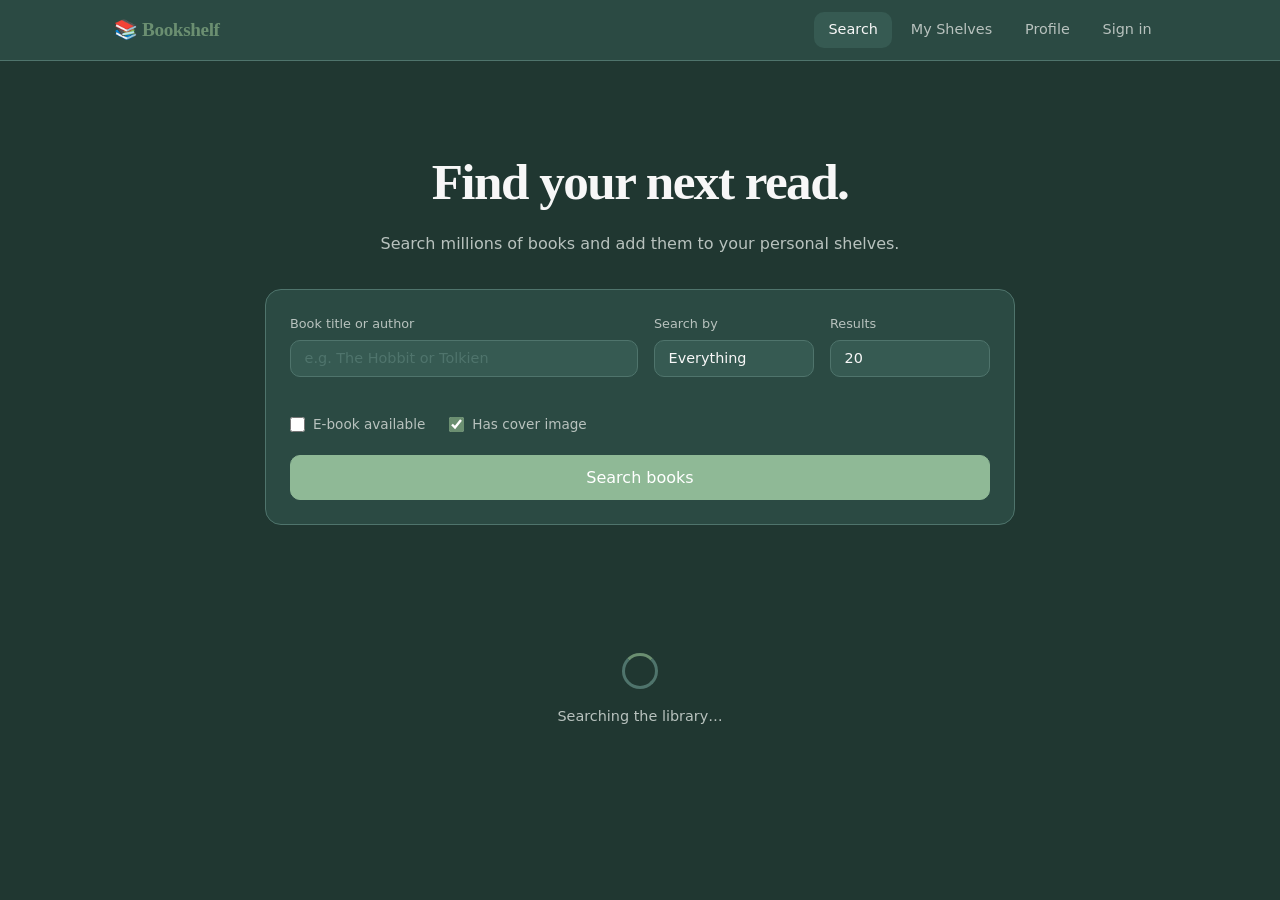
<file: index.html>
<!DOCTYPE html>
<html lang="en">
<head>
  <meta charset="UTF-8" />
  <meta name="viewport" content="width=device-width, initial-scale=1.0" />
  <title>Bookshelf — Find Your Next Read</title>
  <link rel="stylesheet" href="css/style.css" />
  <link rel="stylesheet" href="css/search.css" />
</head>
<body>
  <header class="site-header">
    <div class="site-header__inner">
      <a href="index.html" class="site-header__logo">📚 Bookshelf</a>
      <nav class="site-nav">
        <a href="index.html" class="site-nav__link site-nav__link--active">Search</a>
        <a href="shelves.html" class="site-nav__link">My Shelves</a>
        <a href="profile.html" class="site-nav__link">Profile</a>
        <a href="login.html" class="site-nav__link">Sign in</a>
      </nav>
    </div>
  </header>

  <main class="main">
    <section class="hero">
      <h1 class="hero__title">Find your next read.</h1>
      <p class="hero__subtitle">Search millions of books and add them to your personal shelves.</p>

      <form class="search-form" id="search-form" novalidate>
        <div class="search-form__row">
          <div class="search-form__field">
            <label for="search-query" class="search-form__label">Book title or author</label>
            <input
              type="text"
              id="search-query"
              name="query"
              class="search-form__input"
              placeholder="e.g. The Hobbit or Tolkien"
              minlength="2"
              required
            />
            <span class="search-form__error" id="query-error"></span>
          </div>
          <div class="search-form__field search-form__field--narrow">
            <label for="search-type" class="search-form__label">Search by</label>
            <select id="search-type" name="type" class="search-form__select">
              <option value="q">Everything</option>
              <option value="title">Title</option>
              <option value="author">Author</option>
              <option value="subject">Subject</option>
            </select>
          </div>
          <div class="search-form__field search-form__field--narrow">
            <label for="search-limit" class="search-form__label">Results</label>
            <select id="search-limit" name="limit" class="search-form__select">
              <option value="10">10</option>
              <option value="20" selected>20</option>
              <option value="40">40</option>
            </select>
          </div>
        </div>
        <div class="search-form__row search-form__row--filters">
          <label class="search-form__checkbox-label">
            <input type="checkbox" id="filter-ebook" name="ebook" class="search-form__checkbox" />
            E-book available
          </label>
          <label class="search-form__checkbox-label">
            <input type="checkbox" id="filter-cover" name="cover" class="search-form__checkbox" checked />
            Has cover image
          </label>
        </div>
        <button type="submit" class="btn btn--primary search-form__submit">Search books</button>
      </form>
    </section>

    <section class="results-section" id="results-section" aria-live="polite">
      <div class="loader" id="loader" hidden>
        <div class="loader__spinner"></div>
        <p class="loader__text">Searching the library…</p>
      </div>
      <p class="error-msg" id="error-msg" hidden></p>
      <div class="results-meta" id="results-meta" hidden>
        <p class="results-meta__text" id="results-meta-text"></p>
      </div>
      <div class="book-grid" id="book-grid"></div>
    </section>
  </main>


  <script type="module" src="js/main.js"></script>
</body>
</html>
</file>
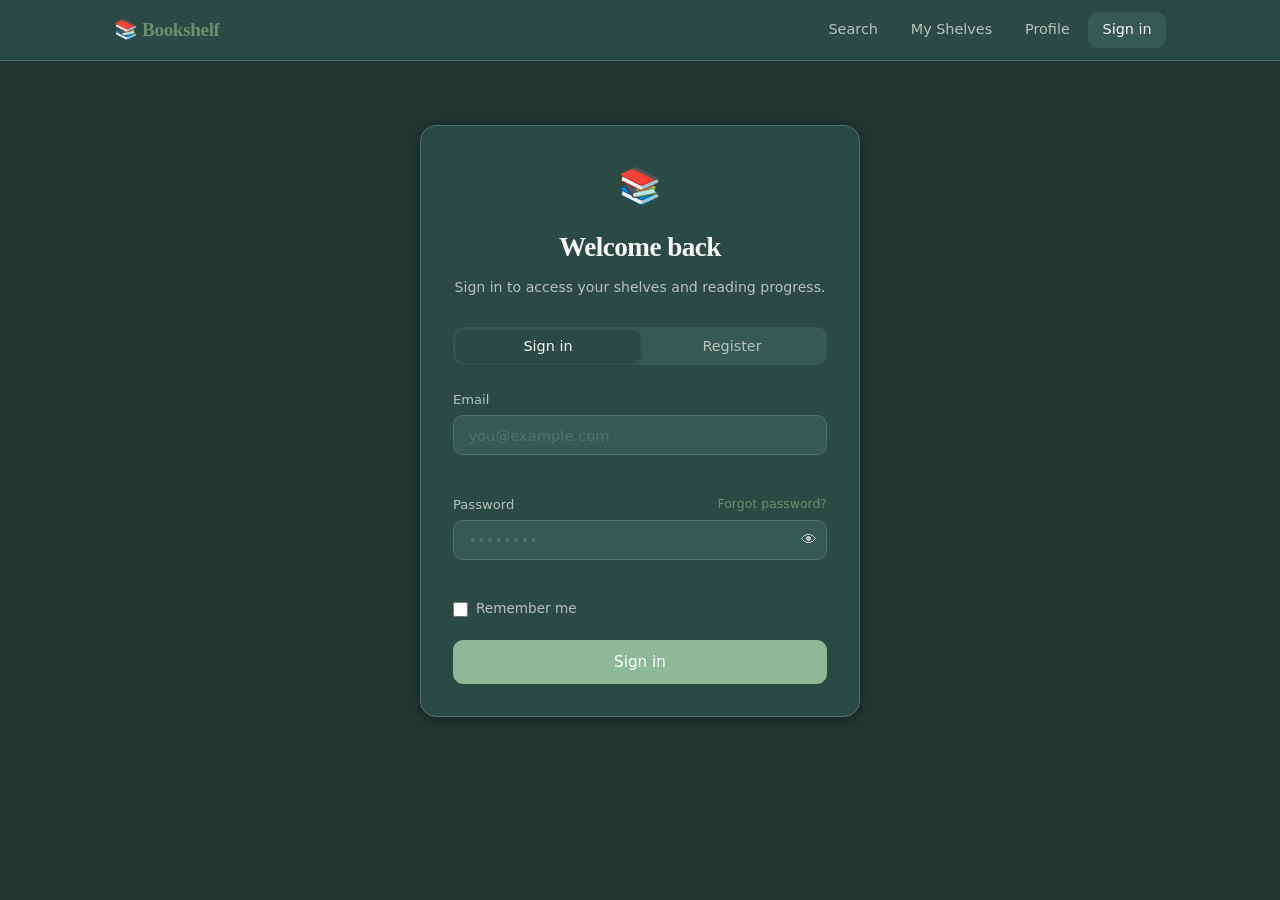
<file: login.html>
<!DOCTYPE html>
<html lang="en">
<head>
  <meta charset="UTF-8" />
  <meta name="viewport" content="width=device-width, initial-scale=1.0" />
  <title>Sign In — Bookshelf</title>
  <link rel="stylesheet" href="css/style.css" />
  <link rel="stylesheet" href="css/login.css" />
</head>
<body class="login-page">
  <header class="site-header">
    <div class="site-header__inner">
      <a href="index.html" class="site-header__logo">📚 Bookshelf</a>
      <nav class="site-nav">
        <a href="index.html" class="site-nav__link">Search</a>
        <a href="shelves.html" class="site-nav__link">My Shelves</a>
        <a href="profile.html" class="site-nav__link">Profile</a>
        <a href="login.html" class="site-nav__link site-nav__link--active">Sign in</a>
      </nav>
    </div>
  </header>

  <main class="main login-main">
    <div class="login-card">
      <div class="login-card__header">
        <span class="login-card__icon">📚</span>
        <h1 class="login-card__title">Welcome back</h1>
        <p class="login-card__subtitle">Sign in to access your shelves and reading progress.</p>
      </div>

      <div class="login-tabs" role="tablist">
        <button class="login-tab login-tab--active" data-tab="signin" role="tab" aria-selected="true">Sign in</button>
        <button class="login-tab" data-tab="register" role="tab" aria-selected="false">Register</button>
      </div>

      <form class="login-form" id="signin-form" novalidate>
        <div class="login-form__group">
          <label for="signin-email" class="login-form__label">Email</label>
          <input
            type="email"
            id="signin-email"
            name="email"
            class="login-form__input"
            placeholder="you@example.com"
            required
            autocomplete="email"
          />
          <span class="login-form__error" id="signin-email-error"></span>
        </div>

        <div class="login-form__group">
          <label for="signin-password" class="login-form__label">
            Password
            <a href="#" class="login-form__forgot" id="forgot-link">Forgot password?</a>
          </label>
          <div class="login-form__password-wrap">
            <input
              type="password"
              id="signin-password"
              name="password"
              class="login-form__input"
              placeholder="••••••••"
              minlength="6"
              required
              autocomplete="current-password"
            />
            <button type="button" class="login-form__toggle-pw" id="toggle-signin-pw" aria-label="Show password">
              👁
            </button>
          </div>
          <span class="login-form__error" id="signin-password-error"></span>
        </div>

        <label class="login-form__checkbox-label">
          <input type="checkbox" id="signin-remember" name="remember" class="login-form__checkbox" />
          Remember me
        </label>

        <button type="submit" class="btn btn--primary login-form__submit">Sign in</button>

        <div class="login-form__feedback" id="signin-feedback" hidden></div>
      </form>

      <form class="login-form" id="register-form" novalidate hidden>
        <div class="login-form__group">
          <label for="reg-name" class="login-form__label">Display name <span class="required">*</span></label>
          <input
            type="text"
            id="reg-name"
            name="name"
            class="login-form__input"
            placeholder="Your name"
            minlength="2"
            maxlength="40"
            required
            autocomplete="name"
          />
          <span class="login-form__error" id="reg-name-error"></span>
        </div>

        <div class="login-form__group">
          <label for="reg-email" class="login-form__label">Email <span class="required">*</span></label>
          <input
            type="email"
            id="reg-email"
            name="email"
            class="login-form__input"
            placeholder="you@example.com"
            required
            autocomplete="email"
          />
          <span class="login-form__error" id="reg-email-error"></span>
        </div>

        <div class="login-form__group">
          <label for="reg-password" class="login-form__label">Password <span class="required">*</span></label>
          <div class="login-form__password-wrap">
            <input
              type="password"
              id="reg-password"
              name="password"
              class="login-form__input"
              placeholder="At least 6 characters"
              minlength="6"
              required
              autocomplete="new-password"
            />
            <button type="button" class="login-form__toggle-pw" id="toggle-reg-pw" aria-label="Show password">
              👁
            </button>
          </div>
          <span class="login-form__error" id="reg-password-error"></span>
        </div>

        <div class="login-form__group">
          <label for="reg-confirm" class="login-form__label">Confirm password <span class="required">*</span></label>
          <input
            type="password"
            id="reg-confirm"
            name="confirm"
            class="login-form__input"
            placeholder="Repeat your password"
            minlength="6"
            required
            autocomplete="new-password"
          />
          <span class="login-form__error" id="reg-confirm-error"></span>
        </div>

        <div class="login-form__group">
          <label for="reg-dob" class="login-form__label">Date of birth</label>
          <input
            type="date"
            id="reg-dob"
            name="dob"
            class="login-form__input"
          />
        </div>

        <label class="login-form__checkbox-label">
          <input type="checkbox" id="reg-terms" name="terms" class="login-form__checkbox" required />
          I agree to the <a href="#" class="login-form__link">Terms of Service</a>
        </label>
        <span class="login-form__error" id="reg-terms-error"></span>

        <button type="submit" class="btn btn--primary login-form__submit">Create account</button>

        <div class="login-form__feedback" id="register-feedback" hidden></div>
      </form>

      <div class="forgot-panel" id="forgot-panel" hidden>
        <button class="forgot-panel__back" id="forgot-back">← Back to sign in</button>
        <h2 class="forgot-panel__title">Reset password</h2>
        <p class="forgot-panel__desc">Enter your email and we'll send you a reset link.</p>
        <form class="login-form" id="forgot-form" novalidate>
          <div class="login-form__group">
            <label for="forgot-email" class="login-form__label">Email</label>
            <input
              type="email"
              id="forgot-email"
              name="email"
              class="login-form__input"
              placeholder="you@example.com"
              required
            />
            <span class="login-form__error" id="forgot-email-error"></span>
          </div>
          <button type="submit" class="btn btn--primary login-form__submit">Send reset link</button>
          <div class="login-form__feedback" id="forgot-feedback" hidden></div>
        </form>
      </div>

    </div>

    <div class="logged-in-card" id="logged-in-card" hidden>
      <span class="logged-in-card__avatar" id="li-avatar">?</span>
      <h2 class="logged-in-card__title">You're signed in!</h2>
      <p class="logged-in-card__name" id="li-name"></p>
      <p class="logged-in-card__email" id="li-email"></p>
      <div class="logged-in-card__actions">
        <a href="shelves.html" class="btn btn--primary">Go to my shelves</a>
        <button type="button" class="btn btn--ghost" id="signout-btn">Sign out</button>
      </div>
    </div>
  </main>

  <script type="module" src="js/login.js"></script>
</body>
</html>
</file>
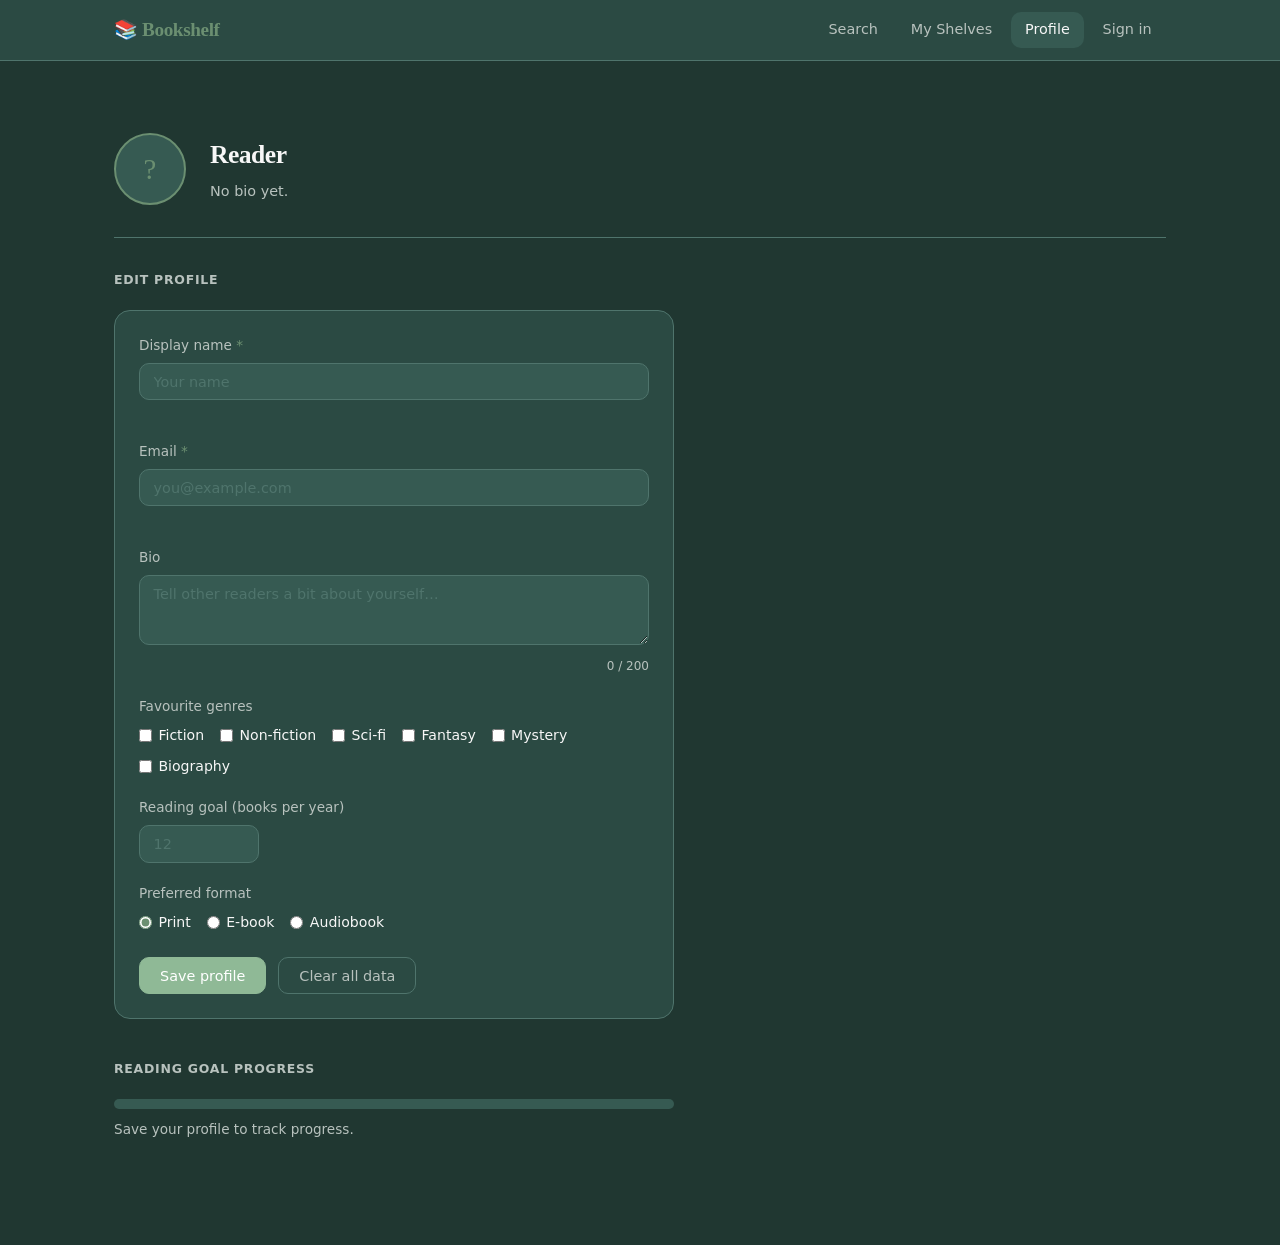
<file: profile.html>
<!DOCTYPE html>
<html lang="en">
<head>
  <meta charset="UTF-8" />
  <meta name="viewport" content="width=device-width, initial-scale=1.0" />
  <title>Profile — Bookshelf</title>
  <link rel="stylesheet" href="css/style.css" />
  <link rel="stylesheet" href="css/profile.css" />
</head>
<body>
  <header class="site-header">
    <div class="site-header__inner">
      <a href="index.html" class="site-header__logo">📚 Bookshelf</a>
      <nav class="site-nav">
        <a href="index.html" class="site-nav__link">Search</a>
        <a href="shelves.html" class="site-nav__link">My Shelves</a>
        <a href="profile.html" class="site-nav__link site-nav__link--active">Profile</a>
         <a href="login.html" class="site-nav__link">Sign in</a>
      </nav>
    </div>
  </header>

  <main class="main">
    <section class="profile-hero">
      <div class="profile-avatar" id="profile-avatar">?</div>
      <div class="profile-hero__info">
        <h1 class="profile-hero__name" id="profile-name-display">Reader</h1>
        <p class="profile-hero__bio" id="profile-bio-display">No bio yet.</p>
      </div>
    </section>

    <section class="profile-section">
      <h2 class="profile-section__title">Edit profile</h2>

      <form class="profile-form" id="profile-form" novalidate>
        <div class="profile-form__group">
          <label for="pf-name" class="profile-form__label">Display name <span class="required">*</span></label>
          <input
            type="text"
            id="pf-name"
            name="name"
            class="profile-form__input"
            placeholder="Your name"
            minlength="2"
            maxlength="40"
            required
          />
          <span class="profile-form__error" id="pf-name-error"></span>
        </div>

        <div class="profile-form__group">
          <label for="pf-email" class="profile-form__label">Email <span class="required">*</span></label>
          <input
            type="email"
            id="pf-email"
            name="email"
            class="profile-form__input"
            placeholder="you@example.com"
            required
          />
          <span class="profile-form__error" id="pf-email-error"></span>
        </div>

        <div class="profile-form__group">
          <label for="pf-bio" class="profile-form__label">Bio</label>
          <textarea
            id="pf-bio"
            name="bio"
            class="profile-form__textarea"
            placeholder="Tell other readers a bit about yourself…"
            maxlength="200"
            rows="3"
          ></textarea>
          <span class="profile-form__hint" id="pf-bio-count">0 / 200</span>
        </div>

        <div class="profile-form__group">
          <label class="profile-form__label">Favourite genres</label>
          <div class="profile-form__checkboxes">
            <label class="profile-form__checkbox-label"><input type="checkbox" name="genre" value="fiction" /> Fiction</label>
            <label class="profile-form__checkbox-label"><input type="checkbox" name="genre" value="non-fiction" /> Non-fiction</label>
            <label class="profile-form__checkbox-label"><input type="checkbox" name="genre" value="sci-fi" /> Sci-fi</label>
            <label class="profile-form__checkbox-label"><input type="checkbox" name="genre" value="fantasy" /> Fantasy</label>
            <label class="profile-form__checkbox-label"><input type="checkbox" name="genre" value="mystery" /> Mystery</label>
            <label class="profile-form__checkbox-label"><input type="checkbox" name="genre" value="biography" /> Biography</label>
          </div>
        </div>

        <div class="profile-form__group">
          <label for="pf-reading-goal" class="profile-form__label">Reading goal (books per year)</label>
          <input
            type="number"
            id="pf-reading-goal"
            name="reading_goal"
            class="profile-form__input profile-form__input--narrow"
            min="1"
            max="365"
            placeholder="12"
          />
        </div>

        <div class="profile-form__group">
          <label class="profile-form__label">Preferred format</label>
          <div class="profile-form__radios">
            <label class="profile-form__radio-label"><input type="radio" name="format" value="print" checked /> Print</label>
            <label class="profile-form__radio-label"><input type="radio" name="format" value="ebook" /> E-book</label>
            <label class="profile-form__radio-label"><input type="radio" name="format" value="audio" /> Audiobook</label>
          </div>
        </div>

        <div class="profile-form__actions">
          <button type="submit" class="btn btn--primary">Save profile</button>
          <button type="button" class="btn btn--ghost" id="clear-profile-btn">Clear all data</button>
        </div>

        <div class="profile-form__feedback" id="profile-feedback" hidden></div>
      </form>
    </section>

    <section class="profile-section">
      <h2 class="profile-section__title">Reading goal progress</h2>
      <div class="goal-progress" id="goal-progress">
        <div class="goal-progress__bar-bg">
          <div class="goal-progress__bar-fill" id="goal-bar"></div>
        </div>
        <p class="goal-progress__label" id="goal-label">Save your profile to track progress.</p>
      </div>
    </section>
  </main>

  <script type="module" src="js/profile.js"></script>
</body>
</html>
</file>
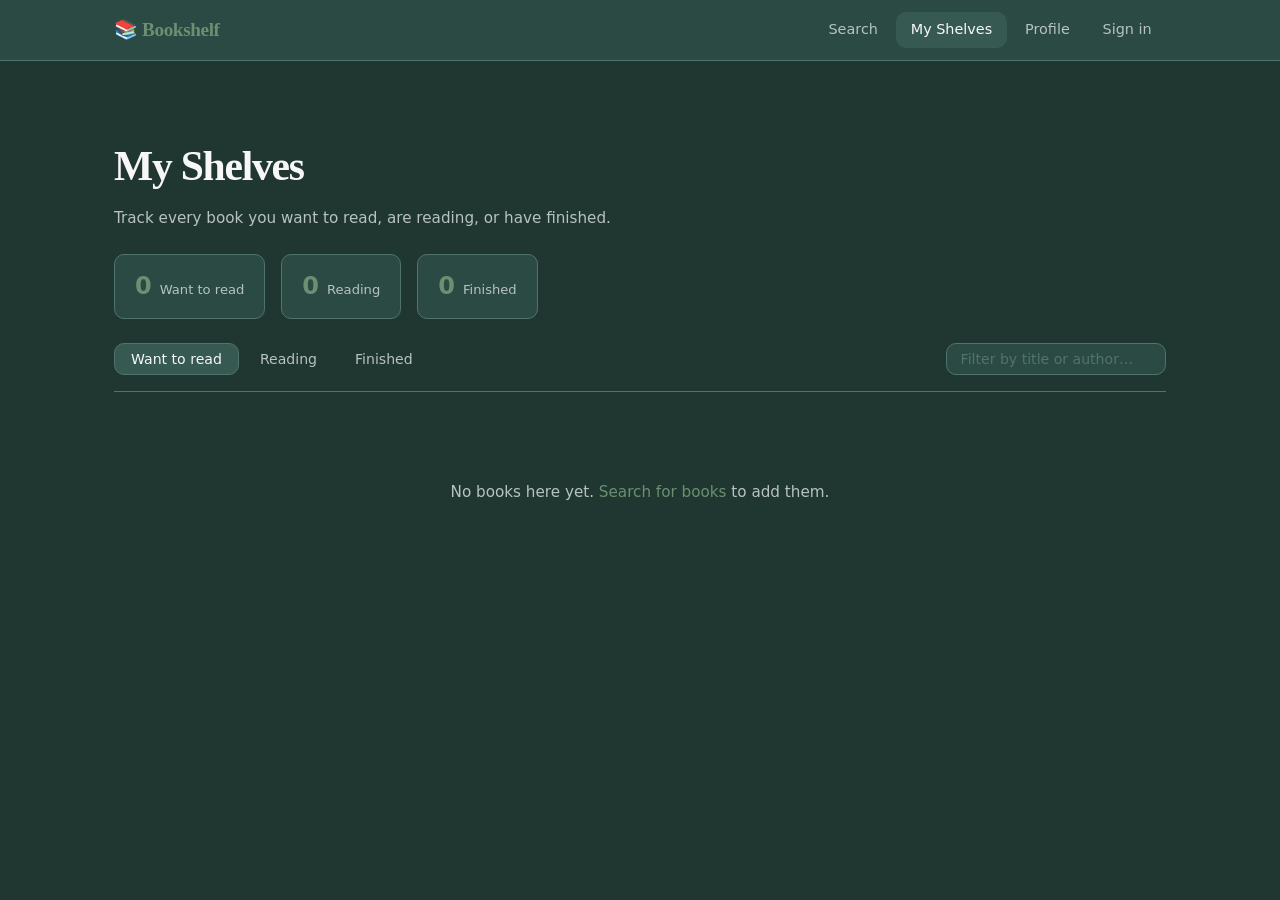
<file: shelves.html>
<!DOCTYPE html>
<html lang="en">
<head>
  <meta charset="UTF-8" />
  <meta name="viewport" content="width=device-width, initial-scale=1.0" />
  <title>My Shelves — Bookshelf</title>
  <link rel="stylesheet" href="css/style.css" />
  <link rel="stylesheet" href="css/shelves.css" />
</head>
<body>
  <header class="site-header">
    <div class="site-header__inner">
      <a href="index.html" class="site-header__logo">📚 Bookshelf</a>
      <nav class="site-nav">
        <a href="index.html" class="site-nav__link">Search</a>
        <a href="shelves.html" class="site-nav__link site-nav__link--active">My Shelves</a>
        <a href="profile.html" class="site-nav__link">Profile</a>
         <a href="login.html" class="site-nav__link">Sign in</a>
      </nav>
    </div>
  </header>

  <main class="main">
    <section class="shelves-hero">
      <h1 class="shelves-hero__title">My Shelves</h1>
      <p class="shelves-hero__subtitle">Track every book you want to read, are reading, or have finished.</p>
      <div class="shelf-stats" id="shelf-stats">
        <div class="shelf-stat">
          <span class="shelf-stat__num" id="stat-want">0</span>
          <span class="shelf-stat__label">Want to read</span>
        </div>
        <div class="shelf-stat">
          <span class="shelf-stat__num" id="stat-reading">0</span>
          <span class="shelf-stat__label">Reading</span>
        </div>
        <div class="shelf-stat">
          <span class="shelf-stat__num" id="stat-finished">0</span>
          <span class="shelf-stat__label">Finished</span>
        </div>
      </div>
    </section>

    <section class="shelf-controls">
      <div class="shelf-tabs" id="shelf-tabs" role="tablist">
        <button class="shelf-tab shelf-tab--active" data-shelf="want" role="tab" aria-selected="true">Want to read</button>
        <button class="shelf-tab" data-shelf="reading" role="tab" aria-selected="false">Reading</button>
        <button class="shelf-tab" data-shelf="finished" role="tab" aria-selected="false">Finished</button>
      </div>
      <div class="shelf-filter">
        <label for="shelf-search" class="sr-only">Filter shelf</label>
        <input type="text" id="shelf-search" class="shelf-filter__input" placeholder="Filter by title or author…" />
      </div>
    </section>

    <section class="shelf-content" id="shelf-content" aria-live="polite">
      <div class="book-grid" id="shelf-grid"></div>
      <div class="shelf-empty" id="shelf-empty" hidden>
        <p class="shelf-empty__msg">No books here yet. <a href="index.html">Search for books</a> to add them.</p>
      </div>
    </section>
  </main>

  <script type="module" src="js/shelves.js"></script>
</body>
</html>
</file>
<file: css/style.css>
:root {
  --color-bg:        #203731;
  --color-surface:   #2b4a43;
  --color-surface-2: #365a52;
  --color-border:    #4f746c;
  --color-accent:    #6b8f71;
  --color-accent-2:  #8fb996;
  --color-text:      #f7f7f7;
  --color-muted:     #b8c2be;
  --color-want:      #f59e0b;
  --color-reading:   #60a5fa;
  --color-finished:  hsl(55, 85%, 68%);

  --font-display: 'Georgia', 'Times New Roman', serif;
  --font-body:    system-ui, -apple-system, 'Segoe UI', sans-serif;

  --radius-sm:  6px;
  --radius-md:  10px;
  --radius-lg:  16px;

  --shadow-card: 0 2px 12px rgba(0,0,0,0.4);
}

*, *::before, *::after { box-sizing: border-box; margin: 0; padding: 0; }

html { scroll-behavior: smooth; }

body {
  background-color: var(--color-bg);
  color: var(--color-text);
  font-family: var(--font-body);
  font-size: 16px;
  line-height: 1.6;
  min-height: 100vh;
  display: flex;
  flex-direction: column;
}

img { max-width: 100%; display: block; }
a { color: var(--color-accent); text-decoration: none; }
a:hover { text-decoration: underline; color:#f3c87f }

.sr-only {
  position: absolute;
  width: 1px; height: 1px;
  padding: 0; margin: -1px;
  overflow: hidden; clip: rect(0,0,0,0);
  white-space: nowrap; border: 0;
}

.btn {
  display: inline-flex;
  align-items: center;
  gap: 6px;
  padding: 0.6rem 1.25rem;
  border-radius: var(--radius-md);
  font-size: 0.9rem;
  font-family: var(--font-body);
  font-weight: 500;
  cursor: pointer;
  border: 1.5px solid transparent;
  transition: background 0.15s, transform 0.1s;
}
.btn:active { transform: scale(0.97); }

.btn--primary {
  background: var(--color-accent-2);
  color: #fff;
  border-color: var(--color-accent-2);
}
.btn--primary:hover { background: var(--color-accent); border-color: var(--color-accent); }

.btn--ghost {
  background: transparent;
  color: var(--color-muted);
  border-color: var(--color-border);
}
.btn--ghost:hover { background: var(--color-surface); color: var(--color-text); }

.btn--sm {
  padding: 0.3rem 0.75rem;
  font-size: 0.8rem;
}

.site-header {
  background: var(--color-surface);
  border-bottom: 1px solid var(--color-border);
  position: sticky;
  top: 0;
  z-index: 100;
}

.site-header__inner {
  max-width: 1100px;
  margin: 0 auto;
  padding: 0 1.5rem;
  height: 60px;
  display: flex;
  align-items: center;
  justify-content: space-between;
}

.site-header__logo {
  font-family: var(--font-display);
  font-size: 1.2rem;
  color: var(--color-accent);
  font-weight: bold;
  text-decoration: none;
  letter-spacing: -0.02em;
}

.site-nav {
  display: flex;
  gap: 0.25rem;
}

.site-nav__link {
  padding: 0.4rem 0.9rem;
  border-radius: var(--radius-md);
  color: var(--color-muted);
  font-size: 0.9rem;
  transition: color 0.15s, background 0.15s;
  text-decoration: none;
}
.site-nav__link:hover { color: var(--color-text); background: var(--color-surface-2); text-decoration: none; }
.site-nav__link--active { color: var(--color-text); background: var(--color-surface-2); }

.main {
  flex: 1;
  max-width: 1100px;
  margin: 0 auto;
  padding: 2rem 1.5rem 4rem;
  width: 100%;
}

.book-grid {
  display: grid;
  grid-template-columns: repeat(auto-fill, minmax(170px, 1fr));
  gap: 1.25rem;
}

.book-card {
  background: var(--color-surface);
  border: 1px solid var(--color-border);
  border-radius: var(--radius-lg);
  overflow: hidden;
  display: flex;
  flex-direction: column;
  transition: transform 0.15s, box-shadow 0.15s;
  box-shadow: var(--shadow-card);
}
.book-card:hover { transform: translateY(-3px); box-shadow: 0 8px 24px rgba(0,0,0,0.5); }

.book-card__cover {
  width: 100%;
  aspect-ratio: 2/3;
  object-fit: cover;
  background: var(--color-surface-2);
}

.book-card__cover-placeholder {
  width: 100%;
  aspect-ratio: 2/3;
  background: var(--color-surface-2);
  display: flex;
  align-items: center;
  justify-content: center;
  font-size: 2.5rem;
  color: var(--color-border);
}

.book-card__body {
  padding: 0.75rem;
  flex: 1;
  display: flex;
  flex-direction: column;
  gap: 4px;
}

.book-card__title {
  font-size: 0.85rem;
  font-weight: 600;
  color: var(--color-text);
  line-height: 1.3;
  display: -webkit-box;
  -webkit-line-clamp: 2;
  -webkit-box-orient: vertical;
  overflow: hidden;
}

.book-card__author {
  font-size: 0.75rem;
  color: var(--color-muted);
  display: -webkit-box;
  -webkit-line-clamp: 1;
  -webkit-box-orient: vertical;
  overflow: hidden;
}

.book-card__year {
  font-size: 0.72rem;
  color: var(--color-border);
}

.book-card__actions {
  padding: 0 0.75rem 0.75rem;
  display: flex;
  flex-direction: column;
  gap: 6px;
}

.book-card__shelf-select {
  width: 100%;
  padding: 0.3rem 0.5rem;
  border-radius: var(--radius-sm);
  border: 1px solid var(--color-border);
  background: var(--color-surface-2);
  color: var(--color-muted);
  font-size: 0.78rem;
  cursor: pointer;
  appearance: none;
}
.book-card__shelf-select:focus { outline: 2px solid var(--color-accent); outline-offset: 2px; }

.book-card__shelf-select option { background: var(--color-surface); }

.book-card__remove-btn {
  background: none;
  border: none;
  color: var(--color-muted);
  font-size: 0.75rem;
  cursor: pointer;
  padding: 0;
  text-align: left;
  transition: color 0.15s;
}
.book-card__remove-btn:hover { color: #f87171; }

.book-card__shelf-badge {
  display: inline-block;
  font-size: 0.68rem;
  padding: 2px 7px;
  border-radius: 99px;
  font-weight: 600;
  letter-spacing: 0.02em;
  text-transform: uppercase;
  margin-top: 2px;
}
.book-card__shelf-badge--want    { background: rgba(96,165,250,0.15); color: var(--color-want); }
.book-card__shelf-badge--reading { background: rgba(251,146,60,0.15);  color: var(--color-reading); }
.book-card__shelf-badge--finished{ background: rgba(74,222,128,0.15); color: var(--color-finished); }

.loader {
  display: flex;
  flex-direction: column;
  align-items: center;
  gap: 1rem;
  padding: 3rem 0;
}
.loader__spinner {
  width: 36px; height: 36px;
  border: 3px solid var(--color-border);
  border-top-color: var(--color-accent);
  border-radius: 50%;
  animation: spin 0.7s linear infinite;
}
@keyframes spin { to { transform: rotate(360deg); } }
.loader__text { color: var(--color-muted); font-size: 0.9rem; }

.error-msg {
  background: rgba(248,113,113,0.1);
  border: 1px solid rgba(248,113,113,0.3);
  color: #fca5a5;
  border-radius: var(--radius-md);
  padding: 1rem 1.25rem;
  font-size: 0.9rem;
}

.site-footer {
  border-top: 1px solid var(--color-border);
  padding: 1.25rem 1.5rem;
  text-align: center;
  color: var(--color-muted);
  font-size: 0.82rem;
}
.site-header__logo:hover{color:hsl(118, 85%, 68%); underline: none; text-decoration: none;}
@media (max-width: 600px) {
  .site-header__inner { padding: 0 1rem; }
  .main { padding: 1.25rem 1rem 3rem; }
  .book-grid { grid-template-columns: repeat(auto-fill, minmax(140px, 1fr)); gap: 0.85rem; }
  .site-nav__link { padding: 0.35rem 0.6rem; font-size: 0.82rem; }
}

@media (min-width: 1024px) {
  .book-grid { grid-template-columns: repeat(auto-fill, minmax(185px, 1fr)); }
}
</file>
<file: css/search.css>
.hero {
  padding: 3rem 0 2.5rem;
  text-align: center;
}

.hero__title {
  font-family: var(--font-display);
  font-size: clamp(2rem, 5vw, 3.2rem);
  color: var(--color-text);
  letter-spacing: -0.03em;
  margin-bottom: 0.5rem;
}

.hero__subtitle {
  color: var(--color-muted);
  font-size: 1rem;
  margin-bottom: 2rem;
}

.search-form {
  background: var(--color-surface);
  border: 1px solid var(--color-border);
  border-radius: var(--radius-lg);
  padding: 1.5rem;
  max-width: 750px;
  margin: 0 auto;
  text-align: left;
}

.search-form__row {
  display: flex;
  gap: 1rem;
  flex-wrap: wrap;
}

.search-form__row--filters {
  margin-top: 1rem;
  align-items: center;
  gap: 1.5rem;
}

.search-form__field { flex: 1; min-width: 160px; }
.search-form__field--narrow { flex: 0 0 140px; }

.search-form__label {
  display: block;
  font-size: 0.8rem;
  color: var(--color-muted);
  margin-bottom: 0.35rem;
  font-weight: 500;
}

.search-form__input,
.search-form__select {
  width: 100%;
  padding: 0.6rem 0.85rem;
  border-radius: var(--radius-md);
  border: 1px solid var(--color-border);
  background: var(--color-surface-2);
  color: var(--color-text);
  font-size: 0.9rem;
  font-family: var(--font-body);
  transition: border-color 0.15s;
  appearance: none;
}
.search-form__input:focus,
.search-form__select:focus {
  outline: none;
  border-color: var(--color-accent);
}
.search-form__input::placeholder { color: var(--color-border); }
.search-form__input--error { border-color: #f87171; }

.search-form__error {
  display: block;
  font-size: 0.78rem;
  color: #fca5a5;
  margin-top: 0.3rem;
  min-height: 1rem;
}

.search-form__checkbox-label {
  display: flex;
  align-items: center;
  gap: 0.5rem;
  font-size: 0.85rem;
  color: var(--color-muted);
  cursor: pointer;
}
.search-form__checkbox { accent-color: var(--color-accent); width: 15px; height: 15px; }

.search-form__submit {
  margin-top: 1.25rem;
  width: 100%;
  justify-content: center;
  padding: 0.75rem;
  font-size: 1rem;
}

.results-section { margin-top: 2.5rem; }

.results-meta {
  margin-bottom: 1.25rem;
  display: flex;
  align-items: center;
  justify-content: space-between;
}

.results-meta__text {
  font-size: 0.85rem;
  color: var(--color-muted);
}

@media (max-width: 600px) {
  .hero { padding: 2rem 0 1.5rem; }
  .search-form { padding: 1.1rem; }
  .search-form__field--narrow { flex: 1 1 120px; }
}
</file>
<file: css/login.css>
.login-page { background: var(--color-bg); }

.login-main {
  display: flex;
  align-items: flex-start;
  justify-content: center;
  padding-top: 3rem;
  padding-bottom: 4rem;
}

.login-card {
  background: var(--color-surface);
  border: 1px solid var(--color-border);
  border-radius: var(--radius-lg);
  padding: 2rem;
  width: 100%;
  max-width: 440px;
  box-shadow: var(--shadow-card);
}

.login-card__header {
  text-align: center;
  margin-bottom: 1.75rem;
}

.login-card__icon {
  font-size: 2.2rem;
  display: block;
  margin-bottom: 0.75rem;
}

.login-card__title {
  font-family: var(--font-display);
  font-size: 1.7rem;
  letter-spacing: -0.02em;
  margin-bottom: 0.4rem;
}

.login-card__subtitle {
  color: var(--color-muted);
  font-size: 0.88rem;
}

.login-tabs {
  display: flex;
  gap: 0;
  background: var(--color-surface-2);
  border-radius: var(--radius-md);
  padding: 3px;
  margin-bottom: 1.5rem;
}

.login-tab {
  flex: 1;
  padding: 0.5rem;
  border-radius: calc(var(--radius-md) - 2px);
  border: none;
  background: transparent;
  color: var(--color-muted);
  font-size: 0.9rem;
  font-family: var(--font-body);
  cursor: pointer;
  transition: background 0.15s, color 0.15s;
}
.login-tab--active {
  background: var(--color-surface);
  color: var(--color-text);
  box-shadow: 0 1px 4px rgba(0,0,0,0.3);
}
.login-tab:hover:not(.login-tab--active) { color: var(--color-text); }

.login-form__group {
  margin-bottom: 1.1rem;
}

.login-form__label {
  display: flex;
  align-items: center;
  justify-content: space-between;
  font-size: 0.82rem;
  color: var(--color-muted);
  margin-bottom: 0.35rem;
  font-weight: 500;
}

.login-form__forgot {
  font-size: 0.78rem;
  color: var(--color-accent);
  text-decoration: none;
}
.login-form__forgot:hover { text-decoration: underline; }

.login-form__link { color: var(--color-accent); }
.login-form__link:hover { text-decoration: underline; }

.login-form__input {
  width: 100%;
  padding: 0.65rem 0.9rem;
  border-radius: var(--radius-md);
  border: 1px solid var(--color-border);
  background: var(--color-surface-2);
  color: var(--color-text);
  font-size: 0.92rem;
  font-family: var(--font-body);
  transition: border-color 0.15s;
}
.login-form__input:focus { outline: none; border-color: var(--color-accent); }
.login-form__input::placeholder { color: var(--color-border); }
.login-form__input--error { border-color: #f87171; }

.login-form__password-wrap {
  position: relative;
  display: flex;
  align-items: center;
}
.login-form__password-wrap .login-form__input {
  padding-right: 2.8rem;
}
.login-form__toggle-pw {
  position: absolute;
  right: 0.65rem;
  background: none;
  border: none;
  cursor: pointer;
  font-size: 1rem;
  color: var(--color-muted);
  padding: 0;
  line-height: 1;
  transition: color 0.15s;
}
.login-form__toggle-pw:hover { color: var(--color-text); }

.login-form__error {
  display: block;
  font-size: 0.76rem;
  color: #fca5a5;
  margin-top: 0.3rem;
  min-height: 1rem;
}

.login-form__checkbox-label {
  display: flex;
  align-items: center;
  gap: 0.5rem;
  font-size: 0.85rem;
  color: var(--color-muted);
  cursor: pointer;
  margin-bottom: 1rem;
}
.login-form__checkbox {
  accent-color: var(--color-accent);
  width: 15px;
  height: 15px;
}

.login-form__submit {
  width: 100%;
  justify-content: center;
  padding: 0.75rem;
  font-size: 0.95rem;
  margin-top: 0.25rem;
}

.login-form__feedback {
  margin-top: 0.85rem;
  padding: 0.7rem 0.9rem;
  border-radius: var(--radius-md);
  font-size: 0.86rem;
}
.login-form__feedback--success {
  background: rgba(74,222,128,0.1);
  border: 1px solid rgba(74,222,128,0.3);
  color: #86efac;
}
.login-form__feedback--error {
  background: rgba(248,113,113,0.1);
  border: 1px solid rgba(248,113,113,0.3);
  color: #fca5a5;
}

.forgot-panel { padding-top: 0.5rem; }

.forgot-panel__back {
  background: none;
  border: none;
  color: var(--color-accent);
  font-size: 0.85rem;
  cursor: pointer;
  padding: 0;
  margin-bottom: 1.25rem;
  font-family: var(--font-body);
  display: block;
}
.forgot-panel__back:hover { text-decoration: underline; }

.forgot-panel__title {
  font-family: var(--font-display);
  font-size: 1.3rem;
  margin-bottom: 0.4rem;
}

.forgot-panel__desc {
  color: var(--color-muted);
  font-size: 0.88rem;
  margin-bottom: 1.25rem;
}

.logged-in-card {
  background: var(--color-surface);
  border: 1px solid var(--color-border);
  border-radius: var(--radius-lg);
  padding: 2.5rem 2rem;
  width: 100%;
  max-width: 440px;
  text-align: center;
  box-shadow: var(--shadow-card);
}

.logged-in-card__avatar {
  display: inline-flex;
  align-items: center;
  justify-content: center;
  width: 64px;
  height: 64px;
  border-radius: 50%;
  background: var(--color-surface-2);
  border: 2px solid var(--color-accent);
  font-family: var(--font-display);
  font-size: 1.6rem;
  color: var(--color-accent);
  margin-bottom: 1rem;
}

.logged-in-card__title {
  font-family: var(--font-display);
  font-size: 1.4rem;
  margin-bottom: 0.4rem;
}

.logged-in-card__name {
  font-size: 1rem;
  font-weight: 600;
  color: var(--color-text);
  margin-bottom: 0.2rem;
}

.logged-in-card__email {
  font-size: 0.85rem;
  color: var(--color-muted);
  margin-bottom: 1.5rem;
}

.logged-in-card__actions {
  display: flex;
  gap: 0.75rem;
  justify-content: center;
  flex-wrap: wrap;
}

@media (max-width: 600px) {
  .login-main { padding-top: 1.5rem; align-items: stretch; }
  .login-card { border-radius: var(--radius-md); padding: 1.4rem; }
  .logged-in-card { padding: 1.75rem 1.25rem; }
}

@media (min-width: 1024px) {
  .login-main { padding-top: 4rem; }
}
</file>
<file: css/profile.css>
.profile-hero {
  display: flex;
  align-items: center;
  gap: 1.5rem;
  padding: 2.5rem 0 2rem;
  border-bottom: 1px solid var(--color-border);
  margin-bottom: 2rem;
}

.profile-avatar {
  width: 72px;
  height: 72px;
  border-radius: 50%;
  background: var(--color-surface-2);
  border: 2px solid var(--color-accent);
  display: flex;
  align-items: center;
  justify-content: center;
  font-family: var(--font-display);
  font-size: 1.8rem;
  color: var(--color-accent);
  flex-shrink: 0;
}

.profile-hero__name {
  font-family: var(--font-display);
  font-size: 1.6rem;
  letter-spacing: -0.02em;
  margin-bottom: 0.25rem;
}

.profile-hero__bio { color: var(--color-muted); font-size: 0.9rem; }

.profile-section {
  margin-bottom: 2.5rem;
}

.profile-section__title {
  font-size: 1rem;
  font-weight: 600;
  color: var(--color-muted);
  text-transform: uppercase;
  letter-spacing: 0.06em;
  font-size: 0.78rem;
  margin-bottom: 1.25rem;
}

.profile-form {
  background: var(--color-surface);
  border: 1px solid var(--color-border);
  border-radius: var(--radius-lg);
  padding: 1.5rem;
  max-width: 560px;
}

.profile-form__group {
  margin-bottom: 1.25rem;
}

.profile-form__label {
  display: block;
  font-size: 0.85rem;
  color: var(--color-muted);
  margin-bottom: 0.4rem;
  font-weight: 500;
}

.required { color: var(--color-accent); }

.profile-form__input,
.profile-form__textarea {
  width: 100%;
  padding: 0.6rem 0.85rem;
  border-radius: var(--radius-md);
  border: 1px solid var(--color-border);
  background: var(--color-surface-2);
  color: var(--color-text);
  font-size: 0.9rem;
  font-family: var(--font-body);
  transition: border-color 0.15s;
  resize: vertical;
}
.profile-form__input:focus,
.profile-form__textarea:focus { outline: none; border-color: var(--color-accent); }
.profile-form__input::placeholder,
.profile-form__textarea::placeholder { color: var(--color-border); }
.profile-form__input--error { border-color: #f87171; }
.profile-form__input--narrow { max-width: 120px; }

.profile-form__error {
  display: block;
  font-size: 0.78rem;
  color: #fca5a5;
  margin-top: 0.3rem;
  min-height: 1rem;
}

.profile-form__hint {
  display: block;
  font-size: 0.75rem;
  color: var(--color-muted);
  margin-top: 0.3rem;
  text-align: right;
}

.profile-form__checkboxes,
.profile-form__radios {
  display: flex;
  flex-wrap: wrap;
  gap: 0.5rem 1rem;
  margin-top: 0.25rem;
}

.profile-form__checkbox-label,
.profile-form__radio-label {
  display: flex;
  align-items: center;
  gap: 0.4rem;
  font-size: 0.88rem;
  color: var(--color-text);
  cursor: pointer;
}
.profile-form__checkbox-label input,
.profile-form__radio-label input { accent-color: var(--color-accent); }

.profile-form__actions {
  display: flex;
  gap: 0.75rem;
  margin-top: 1.5rem;
  flex-wrap: wrap;
}

.profile-form__feedback {
  margin-top: 1rem;
  padding: 0.75rem 1rem;
  border-radius: var(--radius-md);
  font-size: 0.88rem;
}
.profile-form__feedback--success {
  background: rgba(74,222,128,0.1);
  border: 1px solid rgba(74,222,128,0.3);
  color: #86efac;
}
.profile-form__feedback--error {
  background: rgba(248,113,113,0.1);
  border: 1px solid rgba(248,113,113,0.3);
  color: #fca5a5;
}

/* ── Goal progress ── */
.goal-progress {
  max-width: 560px;
}
.goal-progress__bar-bg {
  height: 10px;
  background: var(--color-surface-2);
  border-radius: 99px;
  overflow: hidden;
  margin-bottom: 0.6rem;
}
.goal-progress__bar-fill {
  height: 100%;
  background: var(--color-accent-2);
  border-radius: 99px;
  transition: width 0.5s;
}
.goal-progress__label { font-size: 0.85rem; color: var(--color-muted); }

/* ── Responsive ── */
@media (max-width: 600px) {
  .profile-hero { flex-direction: column; align-items: flex-start; padding: 1.5rem 0 1.25rem; }
  .profile-form { padding: 1.1rem; }
  .profile-form__actions { flex-direction: column; }
}
</file>
<file: css/shelves.css>
.shelves-hero {
  padding: 2.5rem 0 1.5rem;
}

.shelves-hero__title {
  font-family: var(--font-display);
  font-size: clamp(1.8rem, 4vw, 2.6rem);
  letter-spacing: -0.03em;
  margin-bottom: 0.4rem;
}

.shelves-hero__subtitle {
  color: var(--color-muted);
  font-size: 0.95rem;
  margin-bottom: 1.5rem;
}
.shelf-stats {
  display: flex;
  gap: 1rem;
  flex-wrap: wrap;
}

.shelf-stat {
  background: var(--color-surface);
  border: 1px solid var(--color-border);
  border-radius: var(--radius-md);
  padding: 0.75rem 1.25rem;
  display: flex;
  align-items: baseline;
  gap: 0.5rem;
}

.shelf-stat__num {
  font-size: 1.5rem;
  font-weight: 700;
  color: var(--color-accent);
}

.shelf-stat__label {
  font-size: 0.82rem;
  color: var(--color-muted);
}

.shelf-controls {
  display: flex;
  align-items: center;
  justify-content: space-between;
  flex-wrap: wrap;
  gap: 1rem;
  margin-bottom: 1.5rem;
  padding-bottom: 1rem;
  border-bottom: 1px solid var(--color-border);
}

.shelf-tabs {
  display: flex;
  gap: 0.25rem;
}

.shelf-tab {
  padding: 0.45rem 1rem;
  border-radius: var(--radius-md);
  border: 1px solid transparent;
  background: transparent;
  color: var(--color-muted);
  font-size: 0.88rem;
  cursor: pointer;
  font-family: var(--font-body);
  transition: background 0.15s, color 0.15s;
}
.shelf-tab:hover { background: var(--color-surface); color: var(--color-text); }
.shelf-tab--active {
  background: var(--color-surface-2);
  color: var(--color-text);
  border-color: var(--color-border);
}

.shelf-filter__input {
  padding: 0.45rem 0.85rem;
  border-radius: var(--radius-md);
  border: 1px solid var(--color-border);
  background: var(--color-surface);
  color: var(--color-text);
  font-size: 0.88rem;
  width: 220px;
  font-family: var(--font-body);
}
.shelf-filter__input:focus { outline: none; border-color: var(--color-accent); }
.shelf-filter__input::placeholder { color: var(--color-border); }

.shelf-empty {
  text-align: center;
  padding: 4rem 0;
}
.shelf-empty__msg { color: var(--color-muted); font-size: 0.95rem; }
.shelf-empty__msg a { color: var(--color-accent); }

@media (max-width: 600px) {
  .shelves-hero { padding: 1.5rem 0 1rem; }
  .shelf-controls { flex-direction: column; align-items: flex-start; }
  .shelf-filter__input { width: 100%; }
}
</file>
